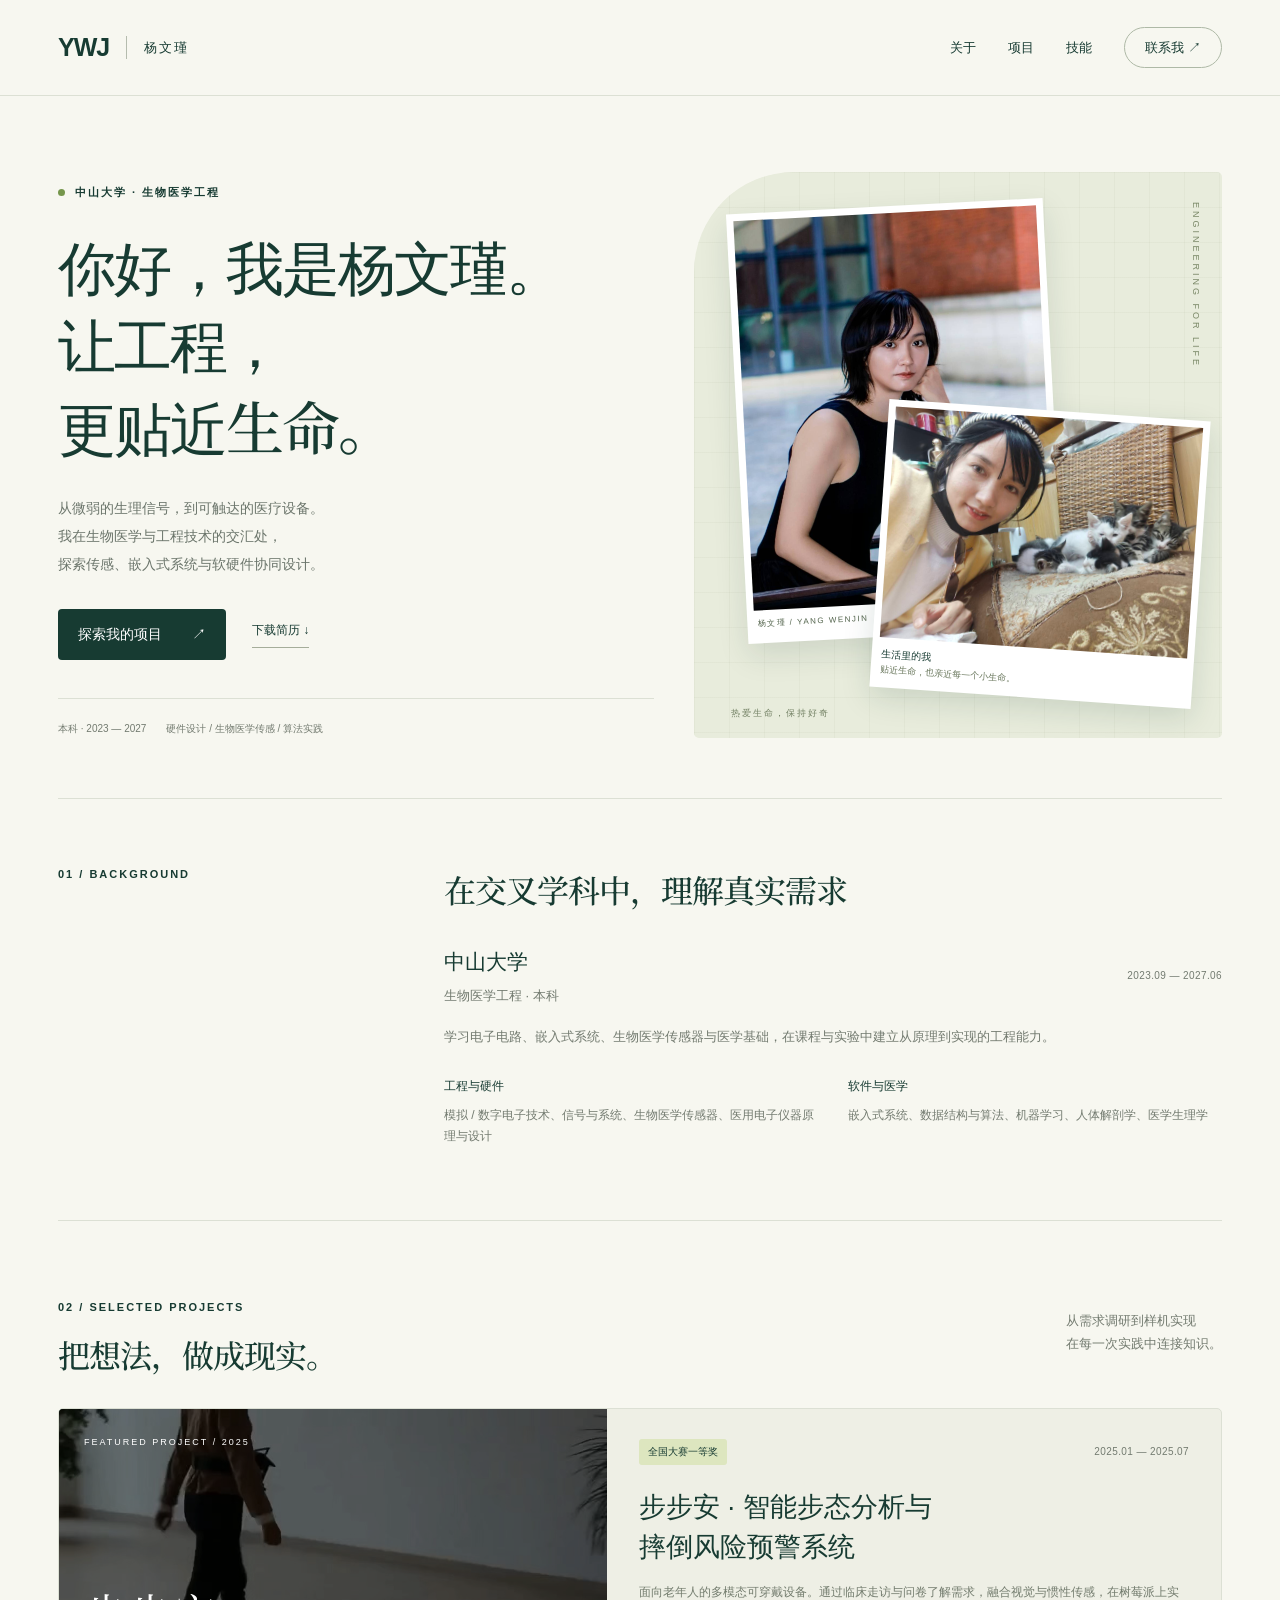
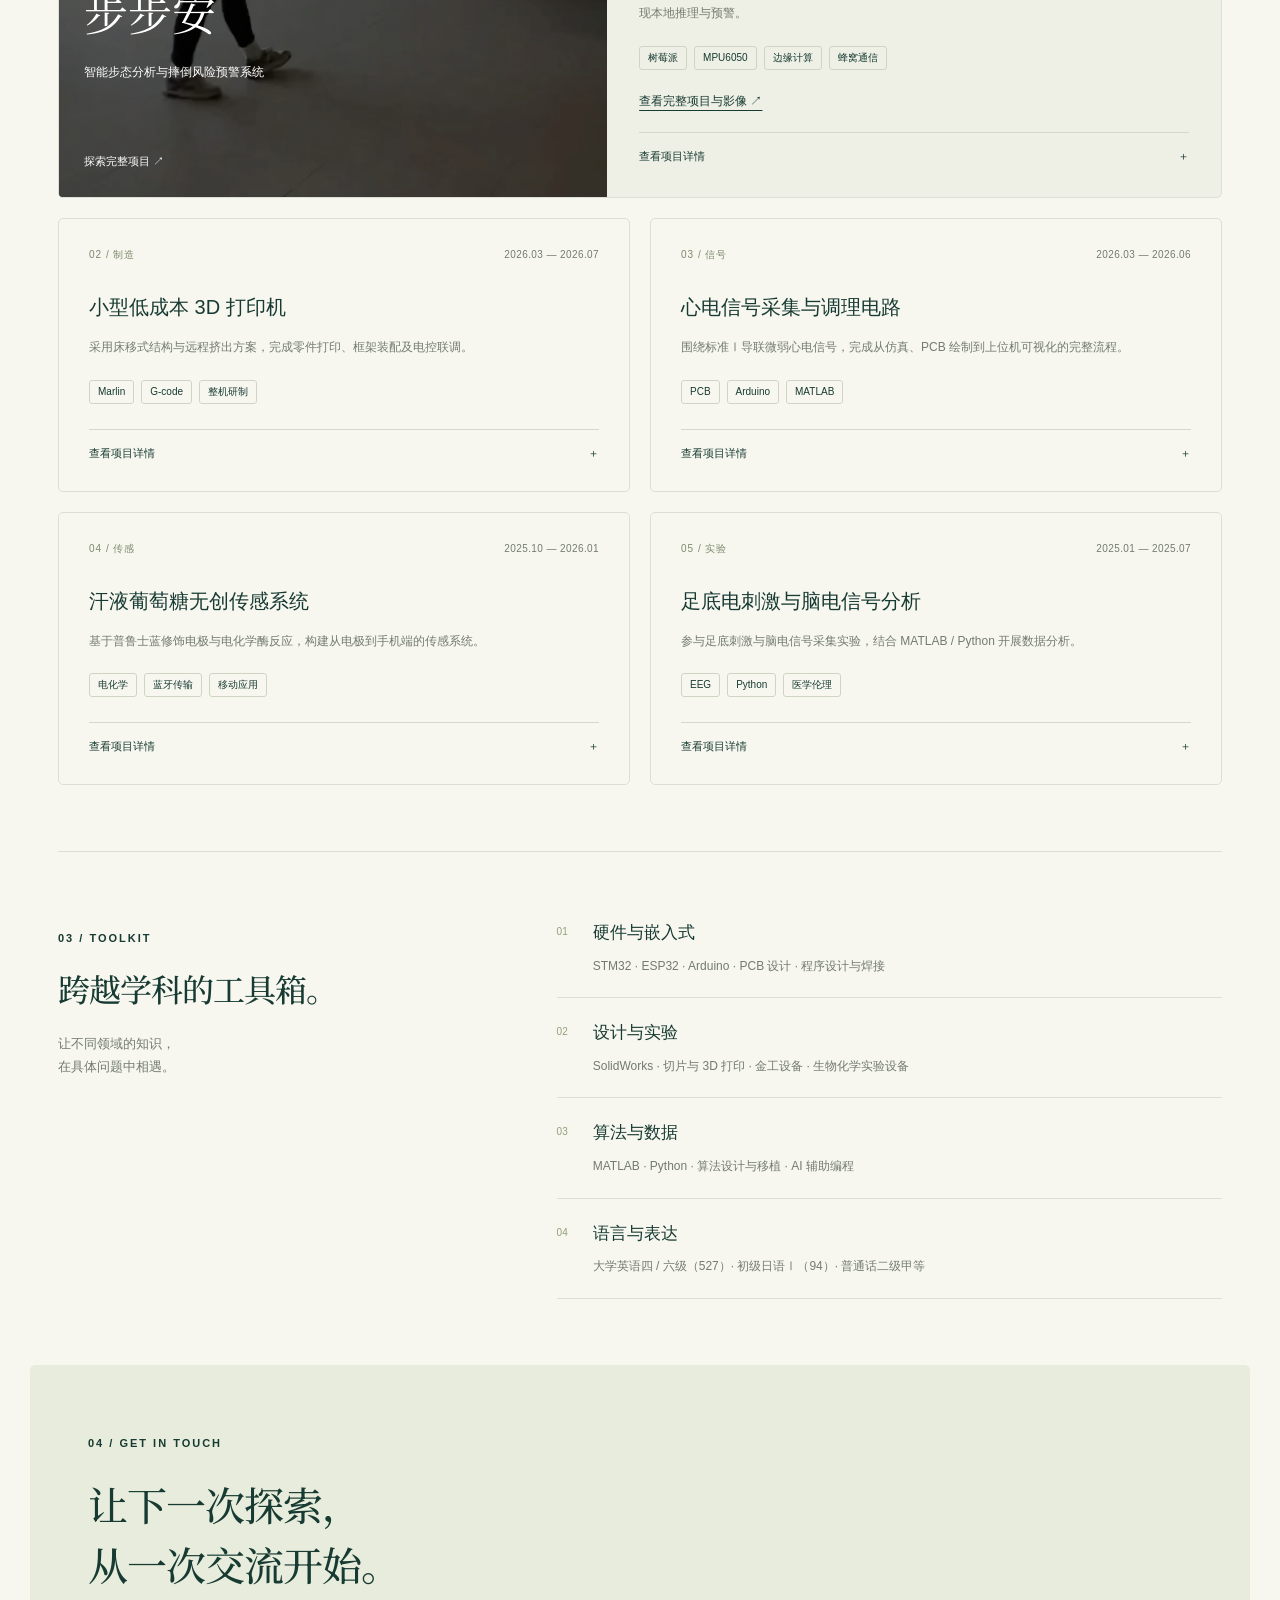
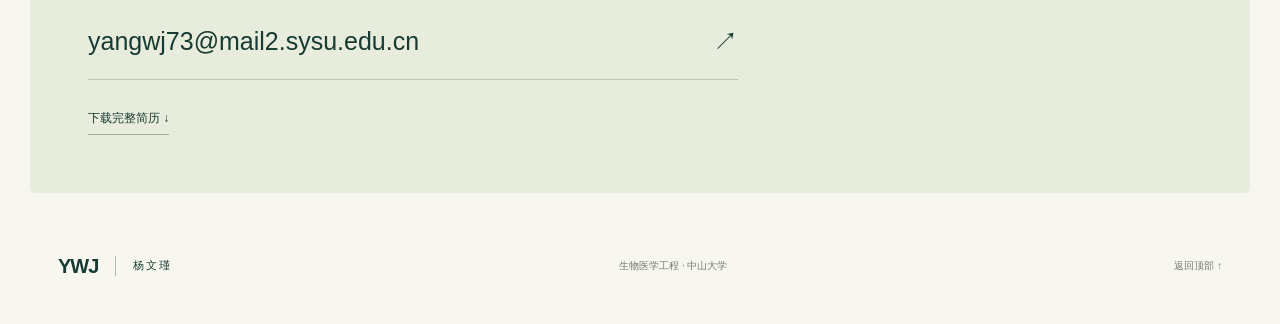
<file: index.html>
<!doctype html>
<html lang="zh-CN"><head><meta charset="UTF-8"><meta name="viewport" content="width=device-width,initial-scale=1"><meta name="description" content="杨文瑾，中山大学生物医学工程本科生。探索医疗健康场景中的传感、嵌入式系统与软硬件设计。"><title>杨文瑾 | 生物医学工程</title><link rel="stylesheet" href="style.css"></head>
<body><header><a class="brand" href="#">YWJ<span>杨文瑾</span></a><nav aria-label="主导航"><a href="#about">关于</a><a href="#projects">项目</a><a href="#skills">技能</a><a class="nav-contact" href="#contact">联系我 ↗</a></nav></header>
<main><section class="hero" id="about"><div class="hero-copy"><p class="eyebrow"><span></span> 中山大学 · 生物医学工程</p><h1>你好，我是杨文瑾。<br>让工程，<br>更贴近<span class="serif">生命。</span></h1><p class="intro">从微弱的生理信号，到可触达的医疗设备。<br>我在生物医学与工程技术的交汇处，<br>探索传感、嵌入式系统与软硬件协同设计。</p><div class="actions"><a class="button" href="#projects">探索我的项目 <span>↗</span></a><a class="text-link" href="resume.pdf" download="杨文瑾-个人简历.pdf">下载简历 ↓</a></div><div class="hero-meta"><span>本科 · 2023 — 2027</span><span>硬件设计 / 生物医学传感 / 算法实践</span></div></div><div class="hero-art photo-story"><div class="art-grid"></div><span class="art-label">ENGINEERING FOR LIFE</span><figure class="formal-photo"><img src="portrait-formal.jpg" alt="杨文瑾的个人肖像"><figcaption>杨文瑾 / YANG WENJIN</figcaption></figure><figure class="life-photo"><img src="life-with-cats.jpg" alt="杨文瑾与几只依偎在一起的猫咪自拍"><figcaption><span>生活里的我</span>贴近生命，也亲近每一个小生命。</figcaption></figure><span class="photo-note">热爱生命，保持好奇</span></div></section>
<section class="education section"><div class="section-label">01 / BACKGROUND</div><div><h2>在交叉学科中，理解真实需求</h2><div class="education-row"><div><h3>中山大学</h3><p>生物医学工程 · 本科</p></div><span class="date">2023.09 — 2027.06</span></div><p class="muted">学习电子电路、嵌入式系统、生物医学传感器与医学基础，在课程与实验中建立从原理到实现的工程能力。</p><div class="course-grid"><div><span>工程与硬件</span><p>模拟 / 数字电子技术、信号与系统、生物医学传感器、医用电子仪器原理与设计</p></div><div><span>软件与医学</span><p>嵌入式系统、数据结构与算法、机器学习、人体解剖学、医学生理学</p></div></div></div></section>
<section class="projects section" id="projects"><div class="section-heading"><div><p class="section-label">02 / SELECTED PROJECTS</p><h2>把想法，做成现实。</h2></div><p class="muted">从需求调研到样机实现<br>在每一次实践中连接知识。</p></div><article class="featured"><a class="project-visual bubuan-cover" href="bubuan.html" aria-label="查看步步安完整项目"><img src="walking-demo.jpg" alt="步步安项目室内步态测试演示"><span class="cover-kicker">FEATURED PROJECT / 2025</span><span class="cover-title">步步安<span>智能步态分析与摔倒风险预警系统</span></span><span class="cover-action">探索完整项目 ↗</span></a><div class="featured-copy"><div class="project-top"><span class="award">全国大赛一等奖</span><span class="date">2025.01 — 2025.07</span></div><h3>步步安 · 智能步态分析与<br>摔倒风险预警系统</h3><p>面向老年人的多模态可穿戴设备。通过临床走访与问卷了解需求，融合视觉与惯性传感，在树莓派上实现本地推理与预警。</p><div class="tags"><span>树莓派</span><span>MPU6050</span><span>边缘计算</span><span>蜂窝通信</span></div><a class="case-link" href="bubuan.html">查看完整项目与影像 ↗</a><details><summary>查看项目详情 <span>＋</span></summary><ul><li>集成 USB 摄像头与惯性测量单元，完成样机制造和算法移植。</li><li>推理无需依赖 Wi-Fi、蓝牙或云服务器；跌倒触发短信 / 电话告警，障碍物通过语音播报。</li><li>获第十届全国生物医学工程创新创业大赛一等奖。</li></ul></details></div></article><div class="project-grid">
<article class="project-card"><div class="project-top"><span class="project-number">02 / 制造</span><span class="date">2026.03 — 2026.07</span></div><h3>小型低成本 3D 打印机</h3><p>采用床移式结构与远程挤出方案，完成零件打印、框架装配及电控联调。</p><div class="tags"><span>Marlin</span><span>G-code</span><span>整机研制</span></div><details><summary>查看项目详情 <span>＋</span></summary><p>配置 Marlin 固件、计算运动参数，通过 G-code 命令完成三轴分轴运动测试。</p></details></article>
<article class="project-card"><div class="project-top"><span class="project-number">03 / 信号</span><span class="date">2026.03 — 2026.06</span></div><h3>心电信号采集与调理电路</h3><p>围绕标准Ⅰ导联微弱心电信号，完成从仿真、PCB 绘制到上位机可视化的完整流程。</p><div class="tags"><span>PCB</span><span>Arduino</span><span>MATLAB</span></div><details><summary>查看项目详情 <span>＋</span></summary><p>采用前置放大、带通滤波、50 Hz 陷波、二级放大与电压抬升结构，经分块焊接调试与联调，实现信号提取和调理。</p></details></article>
<article class="project-card"><div class="project-top"><span class="project-number">04 / 传感</span><span class="date">2025.10 — 2026.01</span></div><h3>汗液葡萄糖无创传感系统</h3><p>基于普鲁士蓝修饰电极与电化学酶反应，构建从电极到手机端的传感系统。</p><div class="tags"><span>电化学</span><span>蓝牙传输</span><span>移动应用</span></div><details><summary>查看项目详情 <span>＋</span></summary><p>独立完成传感电极制备、信号放大与滤波电路、数据采集与蓝牙模块焊接，以及手机 App 编程。</p></details></article>
<article class="project-card"><div class="project-top"><span class="project-number">05 / 实验</span><span class="date">2025.01 — 2025.07</span></div><h3>足底电刺激与脑电信号分析</h3><p>参与足底刺激与脑电信号采集实验，结合 MATLAB / Python 开展数据分析。</p><div class="tags"><span>EEG</span><span>Python</span><span>医学伦理</span></div><details><summary>查看项目详情 <span>＋</span></summary><p>完成脑电信号采集与分析，负责足底电刺激项目的医学伦理审查，熟悉伦理申请流程。</p></details></article></div></section>
<section class="skills section" id="skills"><div><p class="section-label">03 / TOOLKIT</p><h2>跨越学科的工具箱。</h2><p class="muted">让不同领域的知识，<br>在具体问题中相遇。</p></div><div class="skill-list"><div><span class="skill-index">01</span><div><h3>硬件与嵌入式</h3><p>STM32 · ESP32 · Arduino · PCB 设计 · 程序设计与焊接</p></div></div><div><span class="skill-index">02</span><div><h3>设计与实验</h3><p>SolidWorks · 切片与 3D 打印 · 金工设备 · 生物化学实验设备</p></div></div><div><span class="skill-index">03</span><div><h3>算法与数据</h3><p>MATLAB · Python · 算法设计与移植 · AI 辅助编程</p></div></div><div><span class="skill-index">04</span><div><h3>语言与表达</h3><p>大学英语四 / 六级（527）· 初级日语Ⅰ（94）· 普通话二级甲等</p></div></div></div></section>
<section class="contact" id="contact"><p class="section-label">04 / GET IN TOUCH</p><h2>让下一次探索，<br>从一次交流开始。</h2><a class="email" href="mailto:yangwj73@mail2.sysu.edu.cn">yangwj73@mail2.sysu.edu.cn <span>↗</span></a><a class="text-link" href="resume.pdf" download="杨文瑾-个人简历.pdf">下载完整简历 ↓</a></section></main><footer><a class="brand" href="#">YWJ<span>杨文瑾</span></a><span>生物医学工程 · 中山大学</span><a href="#">返回顶部 ↑</a></footer></body></html>
</file>
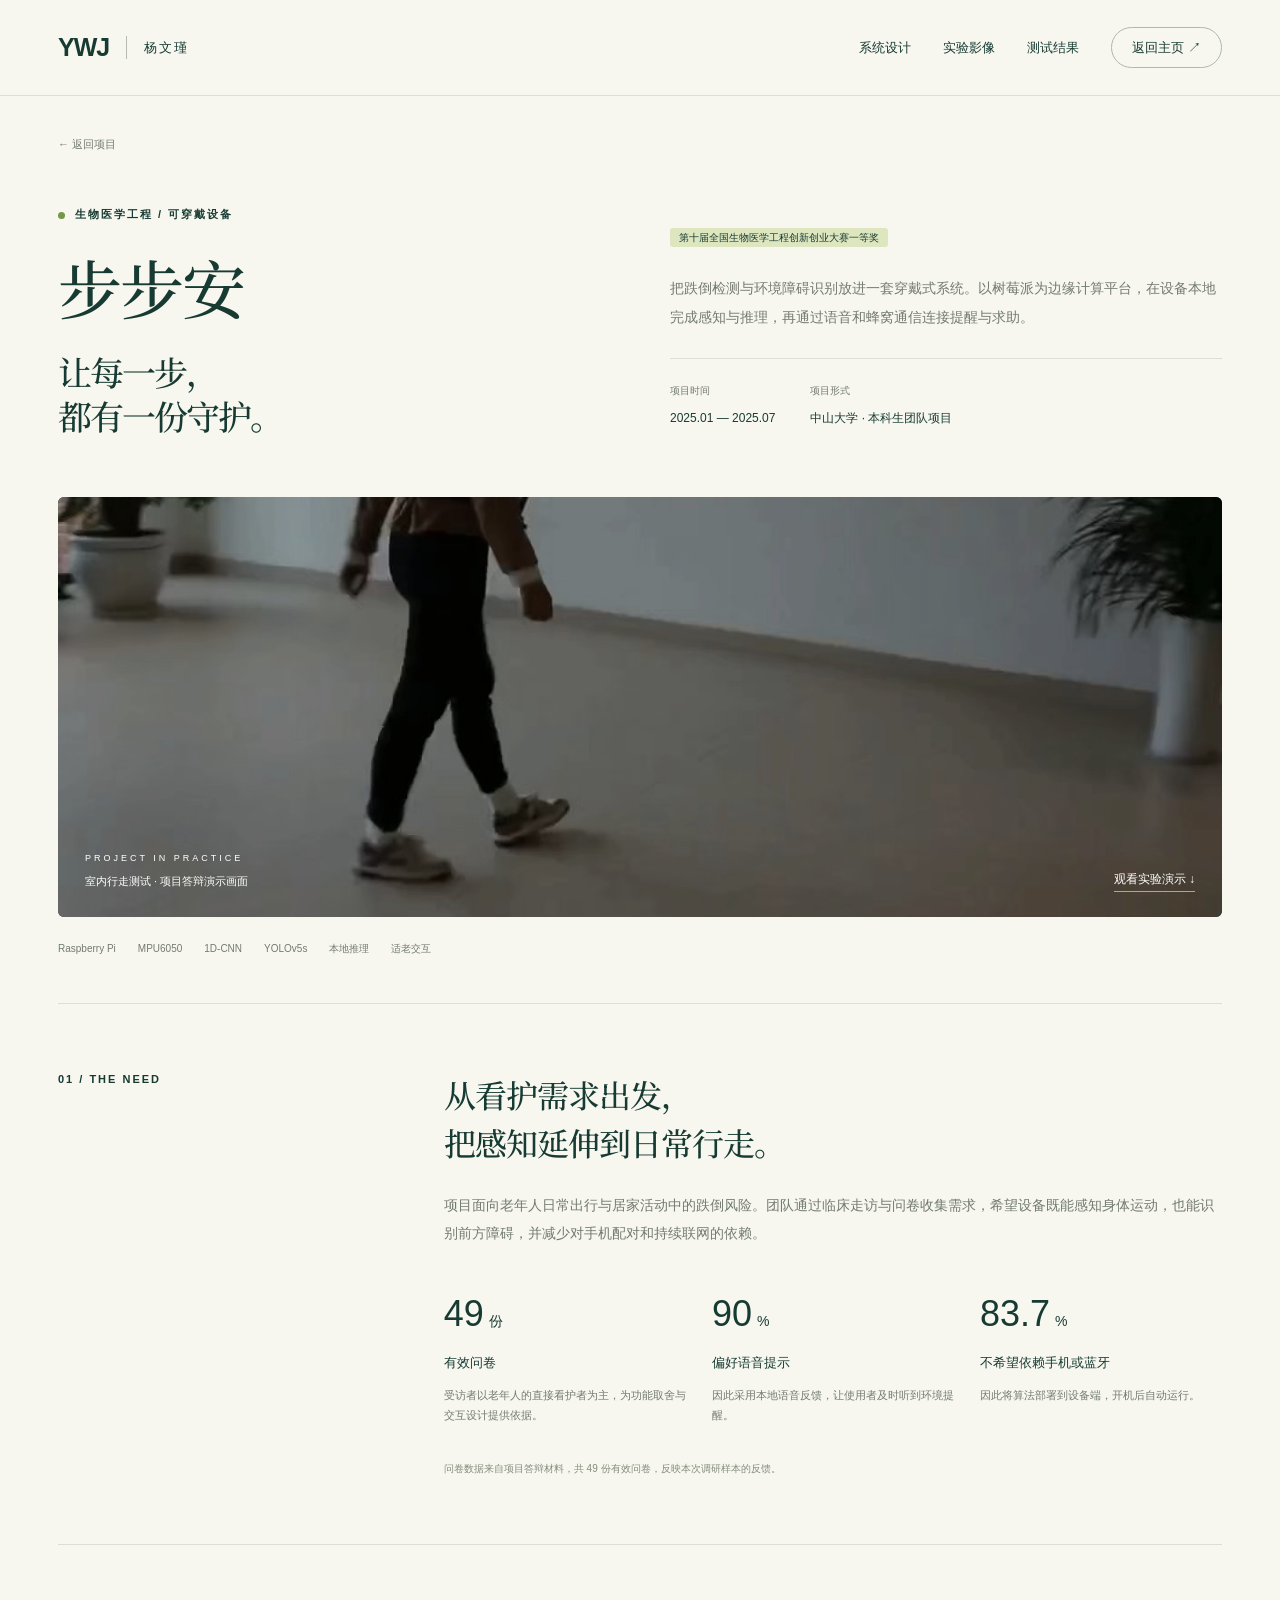
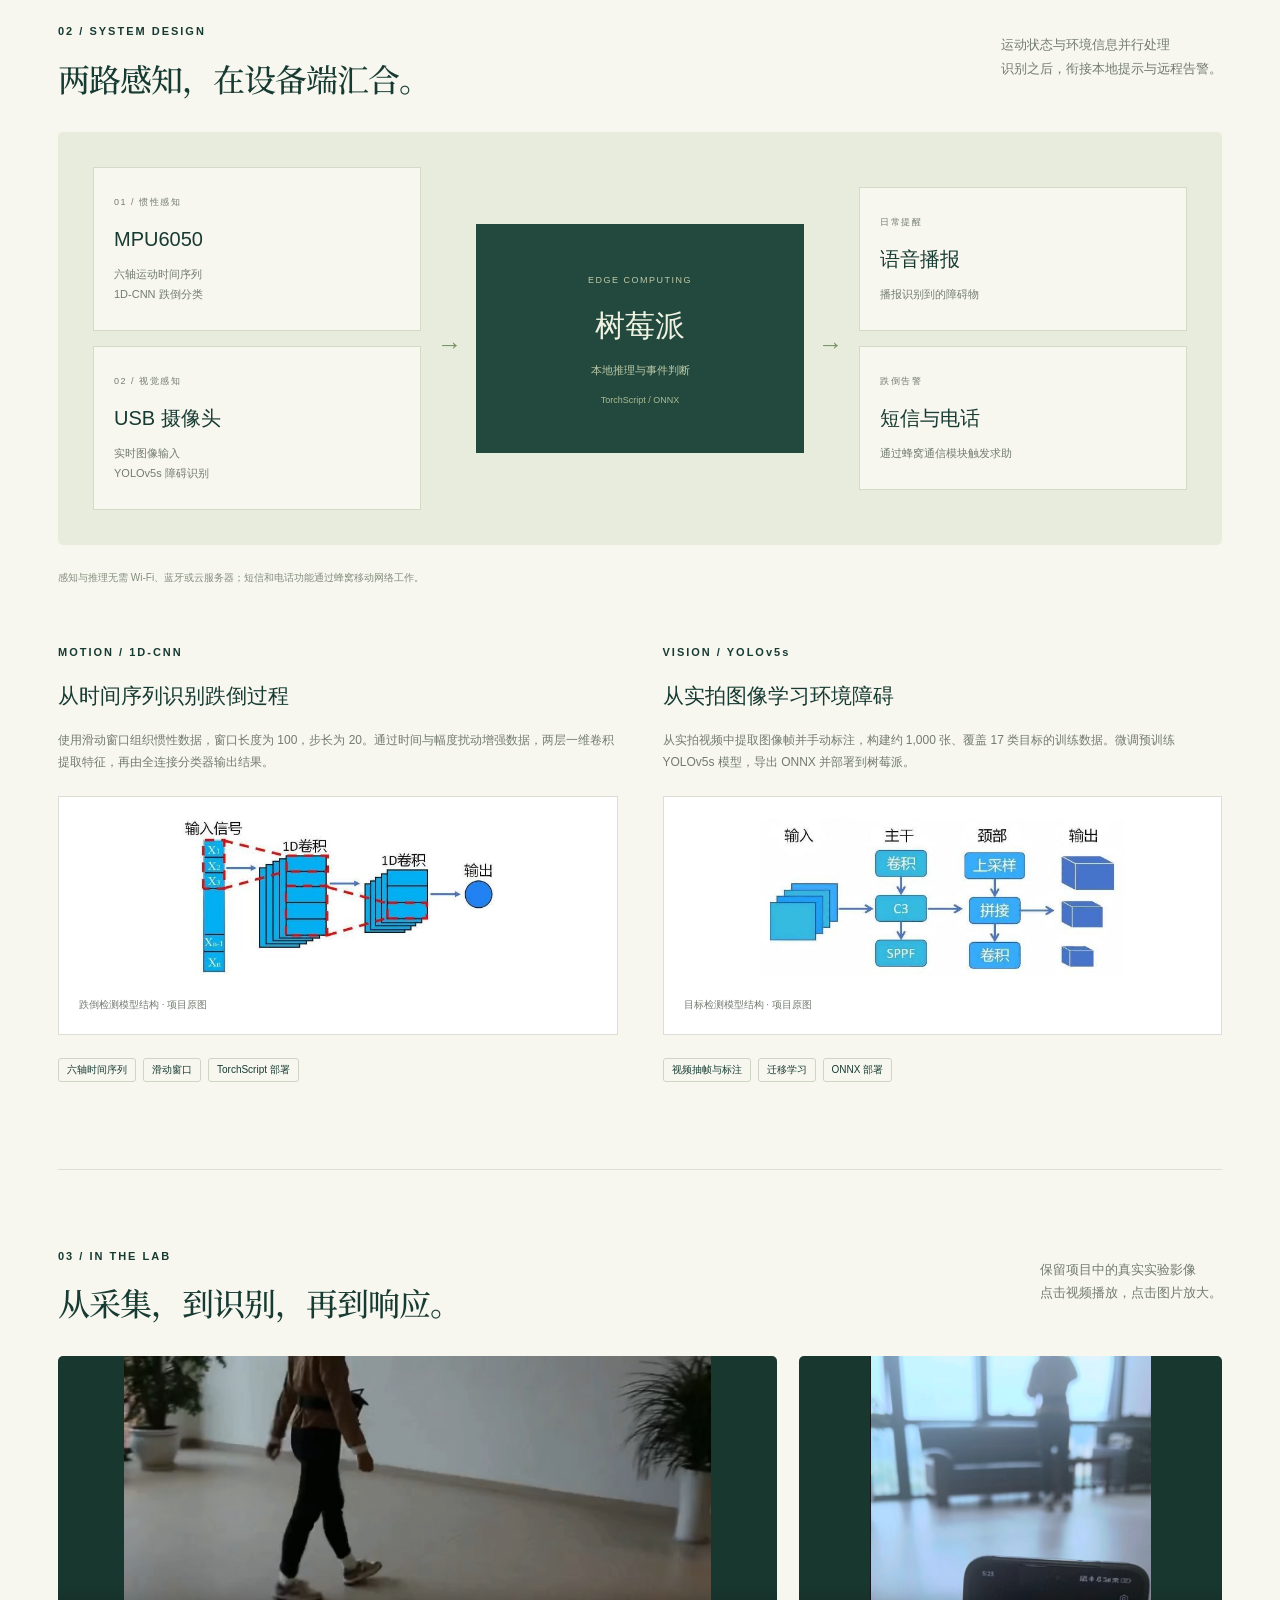
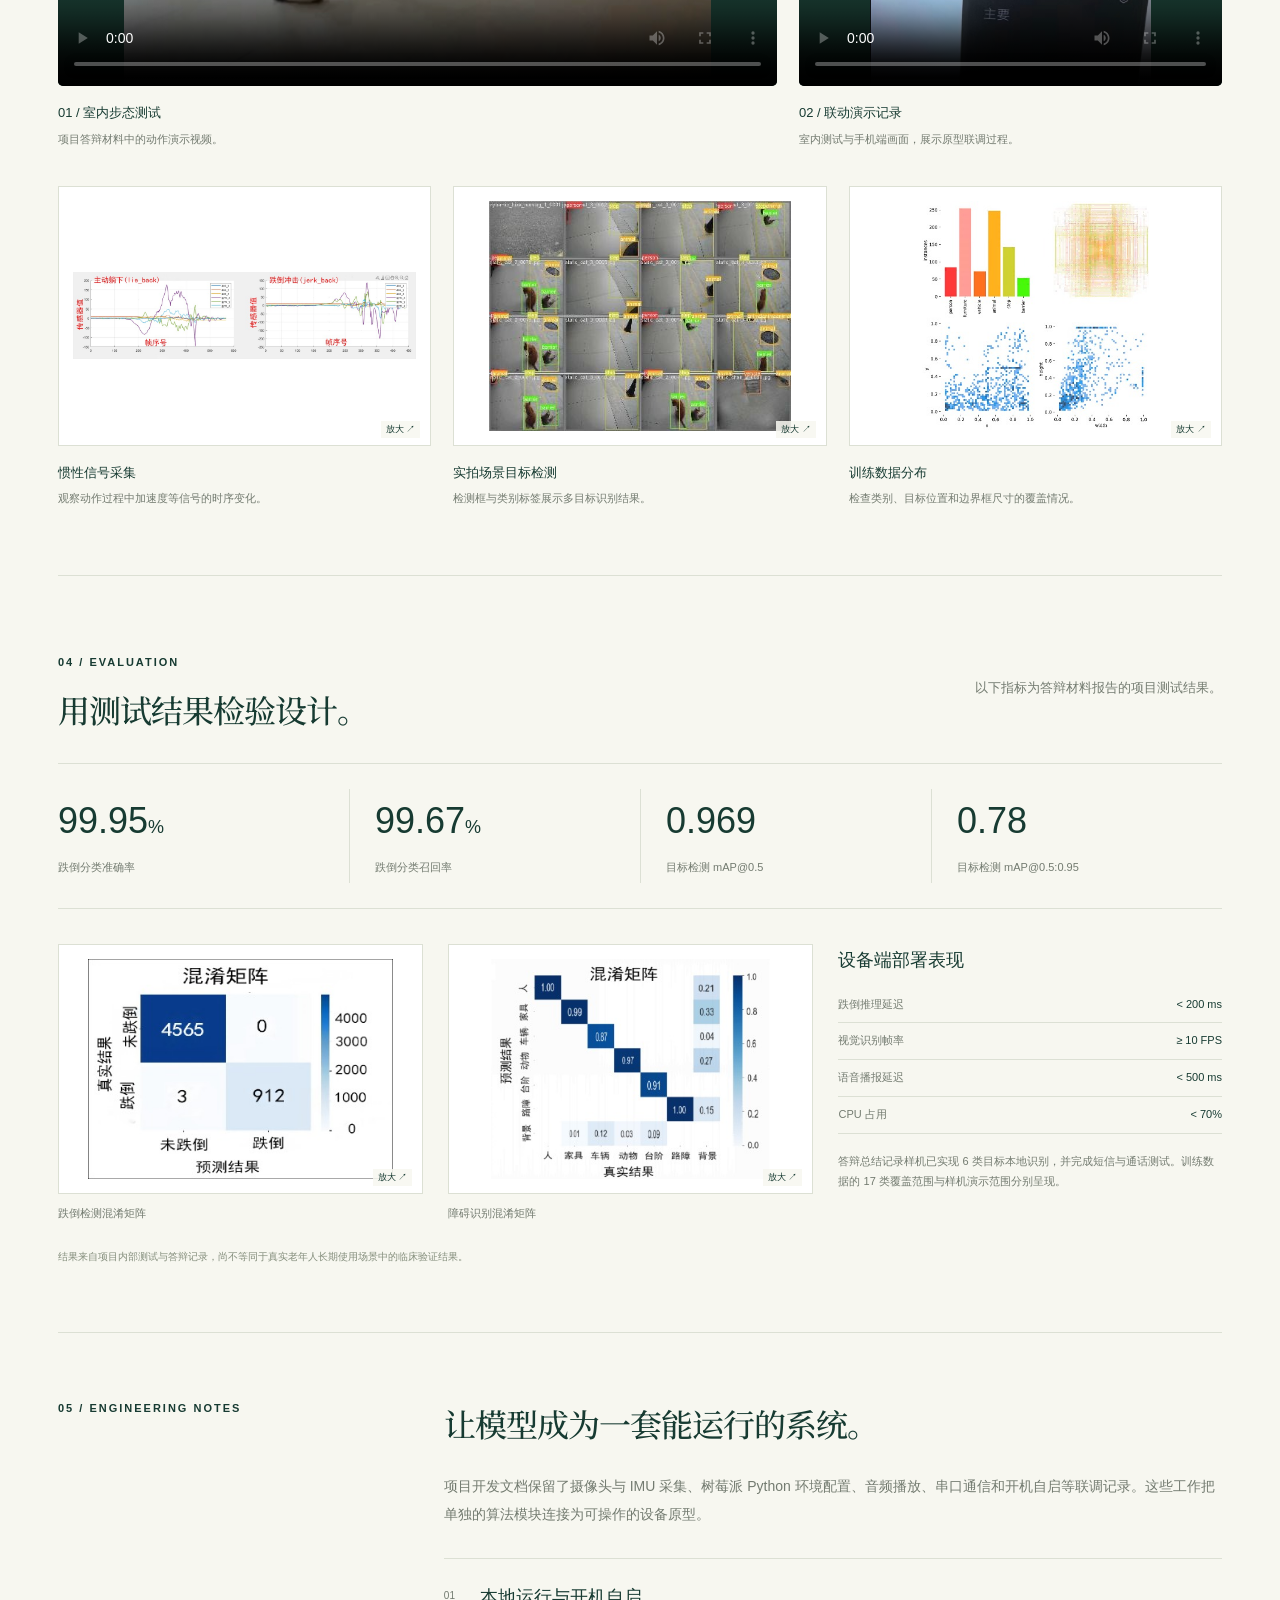
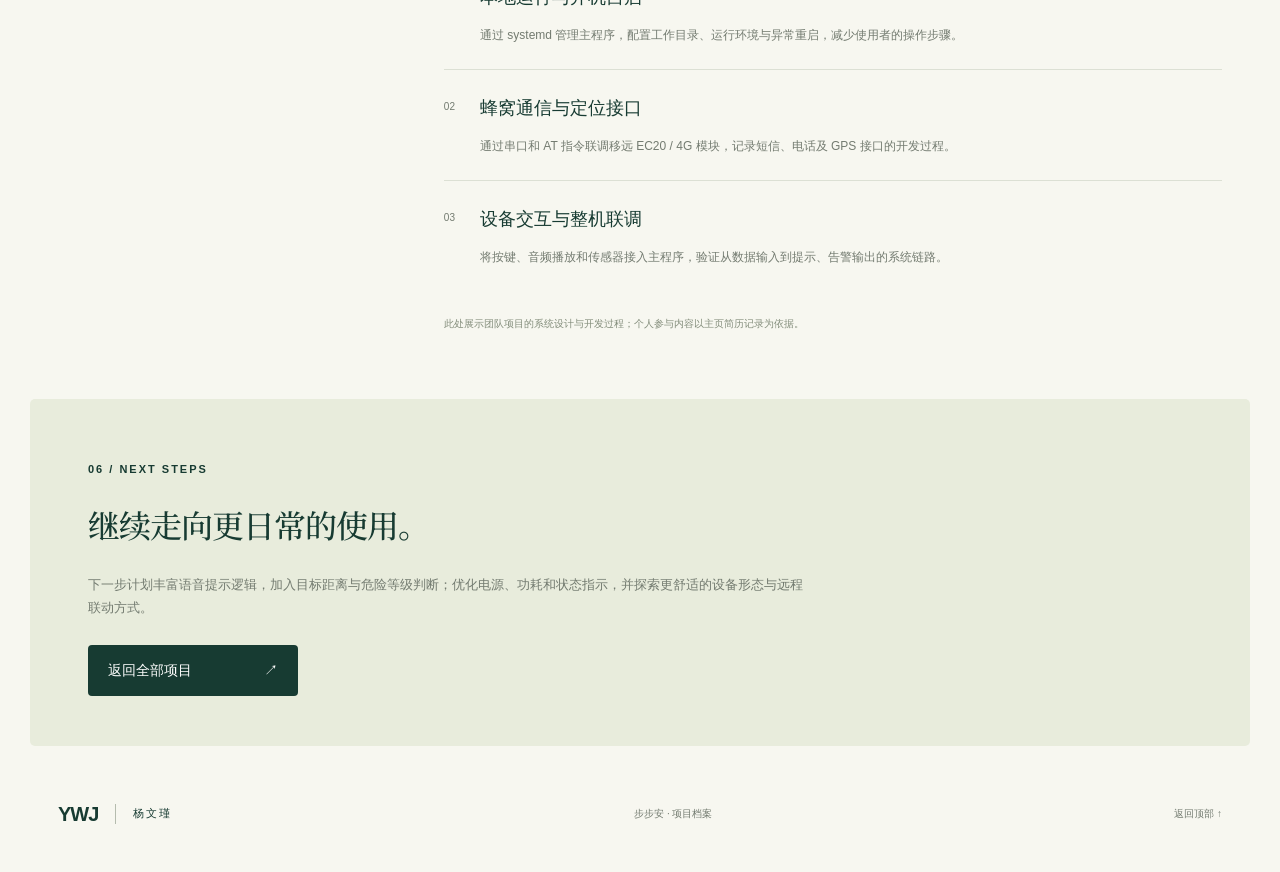
<file: bubuan.html>
<!doctype html>
<html lang="zh-CN"><head><meta charset="UTF-8"><meta name="viewport" content="width=device-width,initial-scale=1"><title>步步安 | 杨文瑾的项目</title><meta name="description" content="步步安：结合惯性传感与视觉识别的可穿戴跌倒检测与障碍预警项目，展示系统设计、实验影像和模型测试结果。"><link rel="stylesheet" href="style.css"><link rel="stylesheet" href="bubuan.css"></head><body>
<header><a class="brand" href="index.html">YWJ<span>杨文瑾</span></a><nav aria-label="项目导航"><a href="#system">系统设计</a><a href="#gallery">实验影像</a><a href="#results">测试结果</a><a class="nav-contact" href="index.html#projects">返回主页 ↗</a></nav></header>
<main><section class="case-hero"><a class="back-link" href="index.html#projects">← 返回项目</a><div class="case-intro"><div><p class="eyebrow"><span></span> 生物医学工程 / 可穿戴设备</p><h1>步步安<span>让每一步，<br>都有一份守护。</span></h1></div><div class="case-summary"><span class="award">第十届全国生物医学工程创新创业大赛一等奖</span><p>把跌倒检测与环境障碍识别放进一套穿戴式系统。以树莓派为边缘计算平台，在设备本地完成感知与推理，再通过语音和蜂窝通信连接提醒与求助。</p><div class="case-facts"><span>项目时间<strong>2025.01 — 2025.07</strong></span><span>项目形式<strong>中山大学 · 本科生团队项目</strong></span></div></div></div><figure class="hero-media"><img src="walking-demo.jpg" alt="步步安项目室内行走测试画面"><figcaption><span>PROJECT IN PRACTICE</span>室内行走测试 · 项目答辩演示画面</figcaption><a href="#gallery">观看实验演示 ↓</a></figure><div class="case-tags"><span>Raspberry Pi</span><span>MPU6050</span><span>1D-CNN</span><span>YOLOv5s</span><span>本地推理</span><span>适老交互</span></div></section>
<section class="section case-section"><div class="section-label">01 / THE NEED</div><div><h2>从看护需求出发，<br>把感知延伸到日常行走。</h2><p class="body-copy">项目面向老年人日常出行与居家活动中的跌倒风险。团队通过临床走访与问卷收集需求，希望设备既能感知身体运动，也能识别前方障碍，并减少对手机配对和持续联网的依赖。</p><div class="need-grid"><article><strong>49<span>份</span></strong><h3>有效问卷</h3><p>受访者以老年人的直接看护者为主，为功能取舍与交互设计提供依据。</p></article><article><strong>90<span>%</span></strong><h3>偏好语音提示</h3><p>因此采用本地语音反馈，让使用者及时听到环境提醒。</p></article><article><strong>83.7<span>%</span></strong><h3>不希望依赖手机或蓝牙</h3><p>因此将算法部署到设备端，开机后自动运行。</p></article></div><p class="source-note">问卷数据来自项目答辩材料，共 49 份有效问卷，反映本次调研样本的反馈。</p></div></section>
<section class="section" id="system"><div class="section-heading"><div><p class="section-label">02 / SYSTEM DESIGN</p><h2>两路感知，在设备端汇合。</h2></div><p class="muted">运动状态与环境信息并行处理<br>识别之后，衔接本地提示与远程告警。</p></div><div class="system-flow"><div class="flow-input"><article><span>01 / 惯性感知</span><h3>MPU6050</h3><p>六轴运动时间序列<br>1D-CNN 跌倒分类</p></article><article><span>02 / 视觉感知</span><h3>USB 摄像头</h3><p>实时图像输入<br>YOLOv5s 障碍识别</p></article></div><div class="flow-core"><span>EDGE COMPUTING</span><h3>树莓派</h3><p>本地推理与事件判断</p><small>TorchScript / ONNX</small></div><div class="flow-output"><article><span>日常提醒</span><h3>语音播报</h3><p>播报识别到的障碍物</p></article><article><span>跌倒告警</span><h3>短信与电话</h3><p>通过蜂窝通信模块触发求助</p></article></div></div><p class="source-note">感知与推理无需 Wi-Fi、蓝牙或云服务器；短信和电话功能通过蜂窝移动网络工作。</p><div class="technical-grid"><article><p class="section-label">MOTION / 1D-CNN</p><h3>从时间序列识别跌倒过程</h3><p>使用滑动窗口组织惯性数据，窗口长度为 100，步长为 20。通过时间与幅度扰动增强数据，两层一维卷积提取特征，再由全连接分类器输出结果。</p><figure class="technical-image"><img src="cnn.jpg" alt="由两层一维卷积与输出分类器组成的跌倒检测模型结构" loading="lazy"><figcaption>跌倒检测模型结构 · 项目原图</figcaption></figure><div class="tags"><span>六轴时间序列</span><span>滑动窗口</span><span>TorchScript 部署</span></div></article><article><p class="section-label">VISION / YOLOv5s</p><h3>从实拍图像学习环境障碍</h3><p>从实拍视频中提取图像帧并手动标注，构建约 1,000 张、覆盖 17 类目标的训练数据。微调预训练 YOLOv5s 模型，导出 ONNX 并部署到树莓派。</p><figure class="technical-image"><img src="yolo.jpg" alt="YOLO 模型由输入、主干、颈部和输出构成的结构示意图" loading="lazy"><figcaption>目标检测模型结构 · 项目原图</figcaption></figure><div class="tags"><span>视频抽帧与标注</span><span>迁移学习</span><span>ONNX 部署</span></div></article></div></section>
<section class="section" id="gallery"><div class="section-heading"><div><p class="section-label">03 / IN THE LAB</p><h2>从采集，到识别，再到响应。</h2></div><p class="muted">保留项目中的真实实验影像<br>点击视频播放，点击图片放大。</p></div><div class="demo-grid"><figure><video controls preload="metadata" playsinline poster="walking-demo.jpg"><source src="walking-demo.mp4" type="video/mp4">当前浏览器不支持视频播放。</video><figcaption><strong>01 / 室内步态测试</strong><span>项目答辩材料中的动作演示视频。</span></figcaption></figure><figure><video controls preload="metadata" playsinline poster="alert-demo.jpg"><source src="alert-demo.mp4" type="video/mp4">当前浏览器不支持视频播放。</video><figcaption><strong>02 / 联动演示记录</strong><span>室内测试与手机端画面，展示原型联调过程。</span></figcaption></figure></div><div class="image-gallery"><figure><button class="zoom-image" data-full="imu-signals.jpg" aria-label="放大惯性信号波形图"><img src="imu-signals.jpg" alt="跌倒动作采集过程中的多轴惯性信号波形" loading="lazy"><span>放大 ↗</span></button><figcaption><strong>惯性信号采集</strong><span>观察动作过程中加速度等信号的时序变化。</span></figcaption></figure><figure><button class="zoom-image" data-full="detection.jpg" aria-label="放大目标识别结果"><img src="detection.jpg" alt="多张实拍画面中显示目标类别和检测框的识别结果" loading="lazy"><span>放大 ↗</span></button><figcaption><strong>实拍场景目标检测</strong><span>检测框与类别标签展示多目标识别结果。</span></figcaption></figure><figure><button class="zoom-image" data-full="dataset.jpg" aria-label="放大目标检测数据分布图"><img src="dataset.jpg" alt="目标检测训练数据的类别数量、位置和目标框尺寸分布图" loading="lazy"><span>放大 ↗</span></button><figcaption><strong>训练数据分布</strong><span>检查类别、目标位置和边界框尺寸的覆盖情况。</span></figcaption></figure></div></section>
<section class="section" id="results"><div class="section-heading"><div><p class="section-label">04 / EVALUATION</p><h2>用测试结果检验设计。</h2></div><p class="muted">以下指标为答辩材料报告的项目测试结果。</p></div><div class="metrics"><div><strong>99.95<span>%</span></strong><p>跌倒分类准确率</p></div><div><strong>99.67<span>%</span></strong><p>跌倒分类召回率</p></div><div><strong>0.969</strong><p>目标检测 mAP@0.5</p></div><div><strong>0.78</strong><p>目标检测 mAP@0.5:0.95</p></div></div><div class="result-gallery"><figure><button class="zoom-image" data-full="fall-matrix.jpg" aria-label="放大跌倒检测混淆矩阵"><img src="fall-matrix.jpg" alt="跌倒分类混淆矩阵：未跌倒正确4565例、跌倒正确912例、漏检3例" loading="lazy"><span>放大 ↗</span></button><figcaption>跌倒检测混淆矩阵</figcaption></figure><figure><button class="zoom-image" data-full="object-matrix.jpg" aria-label="放大障碍识别混淆矩阵"><img src="object-matrix.jpg" alt="障碍物类别识别的归一化混淆矩阵" loading="lazy"><span>放大 ↗</span></button><figcaption>障碍识别混淆矩阵</figcaption></figure><div class="deployment-results"><h3>设备端部署表现</h3><dl><div><dt>跌倒推理延迟</dt><dd>&lt; 200 ms</dd></div><div><dt>视觉识别帧率</dt><dd>≥ 10 FPS</dd></div><div><dt>语音播报延迟</dt><dd>&lt; 500 ms</dd></div><div><dt>CPU 占用</dt><dd>&lt; 70%</dd></div></dl><p>答辩总结记录样机已实现 6 类目标本地识别，并完成短信与通话测试。训练数据的 17 类覆盖范围与样机演示范围分别呈现。</p></div></div><p class="source-note">结果来自项目内部测试与答辩记录，尚不等同于真实老年人长期使用场景中的临床验证结果。</p></section>
<section class="section case-section"><div class="section-label">05 / ENGINEERING NOTES</div><div><h2>让模型成为一套能运行的系统。</h2><p class="body-copy">项目开发文档保留了摄像头与 IMU 采集、树莓派 Python 环境配置、音频播放、串口通信和开机自启等联调记录。这些工作把单独的算法模块连接为可操作的设备原型。</p><div class="engineering-list"><article><span>01</span><div><h3>本地运行与开机自启</h3><p>通过 systemd 管理主程序，配置工作目录、运行环境与异常重启，减少使用者的操作步骤。</p></div></article><article><span>02</span><div><h3>蜂窝通信与定位接口</h3><p>通过串口和 AT 指令联调移远 EC20 / 4G 模块，记录短信、电话及 GPS 接口的开发过程。</p></div></article><article><span>03</span><div><h3>设备交互与整机联调</h3><p>将按键、音频播放和传感器接入主程序，验证从数据输入到提示、告警输出的系统链路。</p></div></article></div><p class="source-note">此处展示团队项目的系统设计与开发过程；个人参与内容以主页简历记录为依据。</p></div></section>
<section class="case-next"><p class="section-label">06 / NEXT STEPS</p><h2>继续走向更日常的使用。</h2><p>下一步计划丰富语音提示逻辑，加入目标距离与危险等级判断；优化电源、功耗和状态指示，并探索更舒适的设备形态与远程联动方式。</p><a class="button" href="index.html#projects">返回全部项目 <span>↗</span></a></section></main><footer><a class="brand" href="index.html">YWJ<span>杨文瑾</span></a><span>步步安 · 项目档案</span><a href="#">返回顶部 ↑</a></footer>
<dialog id="image-viewer"><button class="close-viewer" aria-label="关闭大图">关闭 ×</button><img alt=""><p></p></dialog><script src="bubuan.js"></script></body></html>
</file>
<file: style.css>
@import url('https://fonts.googleapis.com/css2?family=Noto+Serif+SC:wght@500;600&display=swap');
:root{--bg:#f7f7f0;--ink:#173b32;--muted:#737b70;--line:#dce0d4;--accent:#dce8ba}*{box-sizing:border-box}html{scroll-behavior:smooth;scroll-padding-top:90px}body{margin:0;background:var(--bg);color:var(--ink);font-family:Arial,"Microsoft YaHei",sans-serif;font-size:14px;line-height:1.8}a{color:inherit;text-decoration:none}header,main,footer{max-width:1320px;margin:auto}header{height:96px;display:flex;align-items:center;justify-content:space-between;padding:0 58px;border-bottom:1px solid var(--line)}.brand{font-size:25px;font-weight:700;letter-spacing:-1px;display:flex;align-items:center;gap:17px}.brand span{font-size:13px;letter-spacing:2px;font-weight:400;border-left:1px solid #b5bcae;padding-left:17px}nav{display:flex;align-items:center;gap:32px;font-size:13px}.nav-contact{border:1px solid #aeb9a6;border-radius:30px;padding:8px 20px}a:hover{opacity:.7}a:focus-visible,summary:focus-visible{outline:2px solid #638847;outline-offset:6px}.hero{display:grid;grid-template-columns:1.13fr 1fr;padding:76px 58px 60px;gap:40px}.eyebrow,.section-label{font-size:11px;letter-spacing:2px;font-weight:600}.eyebrow{display:flex;align-items:center;gap:10px}.eyebrow span{width:7px;height:7px;background:#75964b;border-radius:50%}h1{font-size:58px;line-height:1.35;letter-spacing:-2px;font-weight:500;margin:27px 0 24px}.serif{font-family:'Noto Serif SC',serif;font-weight:500}.intro{color:#6b756b;font-size:14px;line-height:2}.actions{display:flex;align-items:center;gap:26px;margin:31px 0 38px}.button{background:var(--ink);color:white;border-radius:4px;padding:13px 20px;display:flex;gap:30px}.text-link{font-size:12px;border-bottom:1px solid #a5ad9a;padding-bottom:5px}.hero-meta{display:flex;gap:20px;font-size:10px;color:var(--muted);border-top:1px solid var(--line);padding-top:21px}.hero-art{min-height:520px;position:relative;overflow:hidden;background:#e8ecdc;border-radius:130px 5px 5px 5px;display:flex;align-items:center;justify-content:center}.art-grid{position:absolute;inset:0;background-image:linear-gradient(#9cab8414 1px,transparent 1px),linear-gradient(90deg,#9cab8414 1px,transparent 1px);background-size:35px 35px}.art-label{position:absolute;top:40px;right:28px;writing-mode:vertical-rl;letter-spacing:3px;font-size:9px;color:#7a8867}.orbit{position:absolute;border:1px solid #afbd9880;border-radius:50%;width:330px;height:330px}.orbit-two{width:420px;height:420px;border-style:dashed}.portrait-wrap{width:200px;height:265px;z-index:1;border-radius:110px 110px 5px 5px;overflow:hidden;border:8px solid #f9f9ed;box-shadow:0 15px 50px #4554371c;transform:rotate(-4deg)}.portrait-wrap img{width:100%;height:100%;object-fit:cover}.wave{position:absolute;width:100%;bottom:70px;z-index:2;stroke:#567449;stroke-width:1.5}.art-caption{position:absolute;bottom:24px;left:25px;right:25px;display:flex;justify-content:space-between;font-size:9px;color:#657356;letter-spacing:1px}.cross{position:absolute;left:35px;top:120px;font-size:26px;color:#819567}.section{margin:0 58px;padding:66px 0;border-top:1px solid var(--line)}.education{display:grid;grid-template-columns:1fr 2.25fr;gap:40px}h2{font-family:'Noto Serif SC',serif;font-size:32px;line-height:1.5;font-weight:500;letter-spacing:-1px;margin:0 0 25px}h3{font-weight:500;margin:0;font-size:21px}.education-row{display:flex;justify-content:space-between;align-items:center;margin:30px 0 15px}.education-row p{margin:3px 0;color:var(--muted);font-size:13px}.date{font-family:Arial,sans-serif;font-size:10px;color:var(--muted);letter-spacing:.4px;white-space:nowrap}.muted{color:var(--muted);font-size:13px}.course-grid{display:grid;grid-template-columns:1fr 1fr;gap:30px;margin-top:25px}.course-grid span{font-size:12px}.course-grid p{color:var(--muted);font-size:12px;margin:6px 0}.section-heading{display:flex;justify-content:space-between;align-items:center;margin-bottom:30px}.section-heading h2{margin:12px 0 0}.featured{display:grid;grid-template-columns:1fr 1.12fr;background:#eeefe5;border:1px solid var(--line);border-radius:5px;overflow:hidden}.project-visual{background:#23483d;color:#bdd19e;display:flex;flex-direction:column;justify-content:space-between;padding:25px;min-height:350px}.diagram-title,.diagram-footer{font-size:9px;letter-spacing:2px}.diagram-footer{letter-spacing:3px;opacity:.7}.project-visual svg{width:100%}.featured-copy{padding:30px 32px}.project-top{display:flex;justify-content:space-between;align-items:center;gap:12px}.award{background:#dde6bf;font-size:10px;padding:4px 9px;border-radius:3px}.featured h3{font-size:27px;line-height:1.5;margin:22px 0 14px}.featured p,.project-card p{font-size:12px;color:#737c6e}.tags{display:flex;flex-wrap:wrap;gap:7px;margin:21px 0}.tags span{font-size:10px;border:1px solid #cfd5c4;border-radius:3px;padding:2px 8px}details{border-top:1px solid #d2d9c9;margin-top:20px}summary{cursor:pointer;list-style:none;font-size:11px;padding-top:14px;display:flex;justify-content:space-between}summary::-webkit-details-marker{display:none}details[open] summary span{transform:rotate(45deg)}details ul{padding-left:18px;font-size:12px;color:var(--muted)}.project-grid{display:grid;grid-template-columns:1fr 1fr;gap:20px;margin-top:20px}.project-card{border:1px solid var(--line);padding:27px 30px;border-radius:5px}.project-number{font-size:10px;color:#7d8a6c;letter-spacing:1px}.project-card h3{font-size:20px;margin-top:25px}.project-card .tags{margin-bottom:25px}.skills{display:grid;grid-template-columns:1fr 1.5fr;gap:55px}.skills h2{margin:15px 0 20px}.skill-list>div{display:flex;gap:25px;padding:20px 0;border-bottom:1px solid var(--line)}.skill-list>div:first-child{padding-top:0}.skill-index{font-size:10px;color:#91a078;padding-top:5px}.skill-list h3{font-size:17px}.skill-list p{font-size:12px;color:var(--muted);margin:7px 0 0}.contact{background:#e8ecdc;margin:0 30px 30px;padding:58px;border-radius:5px;position:relative}.contact h2{font-size:40px;margin:20px 0 25px}.email{font-size:25px;display:flex;justify-content:space-between;max-width:650px;border-bottom:1px solid #bfc9ad;padding-bottom:15px;margin-bottom:25px}.contact>.text-link{display:inline-block}footer{padding:25px 58px 40px;display:flex;align-items:center;justify-content:space-between;font-size:10px;color:var(--muted)}footer .brand{color:var(--ink);font-size:20px}footer .brand span{font-size:11px}@media(min-width:1500px){header,main,footer{max-width:1400px}.hero{padding-top:95px;padding-bottom:85px}h1{font-size:66px}.hero-art{min-height:570px}}@media(max-width:900px){header{padding:0 28px}.hero{padding:45px 28px;gap:25px}h1{font-size:43px}.hero-art{min-height:460px}.hero-meta{flex-direction:column;gap:5px}.section{margin:0 28px;padding:45px 0}.education{grid-template-columns:1fr;gap:15px}.skills{gap:25px}.featured-copy{padding:24px}.date{font-size:9px}.project-card{padding:23px}.contact{margin:0 20px 20px;padding:40px}footer{padding:25px 28px}}@media(max-width:620px){header{height:75px;padding:0 21px}.brand{font-size:22px;gap:10px}.brand span{font-size:11px;padding-left:10px}nav{gap:18px;font-size:11px}.nav-contact{display:none}.hero{grid-template-columns:1fr;padding:35px 21px;gap:30px}h1{font-size:43px;margin-top:23px}.intro{font-size:13px}.hero-meta{flex-direction:row;gap:12px;font-size:8px}.hero-art{min-height:380px;border-top-left-radius:100px}.portrait-wrap{width:165px;height:220px}.orbit{width:260px;height:260px}.orbit-two{width:340px;height:340px}.wave{bottom:40px}.art-caption{font-size:8px}.art-label{font-size:8px}h2{font-size:27px}.section{margin:0 21px;padding:38px 0}.course-grid{gap:20px}.section-heading{display:block}.section-heading>.muted{margin-top:15px}.featured{grid-template-columns:1fr}.project-visual{min-height:245px}.project-visual svg{max-height:170px}.featured-copy{padding:25px}.featured h3{font-size:25px}.project-grid{grid-template-columns:1fr;gap:14px;margin-top:14px}.project-card{padding:24px}.skills{grid-template-columns:1fr;gap:23px}.skill-list>div{gap:20px}.contact{margin:0 12px 15px;padding:32px 22px}.contact h2{font-size:32px}.email{font-size:17px;overflow-wrap:anywhere;gap:10px}footer{padding:20px;gap:20px;flex-wrap:wrap}footer>span{display:none}}@media(prefers-reduced-motion:reduce){html{scroll-behavior:auto}}
@media(min-width:621px) and (max-width:900px){.hero{grid-template-columns:1fr 0.85fr}h1{font-size:35px;letter-spacing:-1.5px}.hero-art{min-height:470px}.portrait-wrap{width:170px;height:230px}}
.bubuan-cover{position:relative;padding:0;min-height:350px;overflow:hidden}.bubuan-cover>img{position:absolute;inset:0;width:100%;height:100%;object-fit:cover;filter:brightness(.58)}.cover-kicker,.cover-title,.cover-action{position:relative;z-index:1;color:#fff}.cover-kicker{font-size:9px;letter-spacing:2px;padding:25px}.cover-title{padding:0 25px;font-family:'Noto Serif SC',serif;font-size:44px;margin-top:55px}.cover-title>span{display:block;font-family:Arial,'Microsoft YaHei',sans-serif;font-size:12px;margin-top:10px}.cover-action{font-size:11px;padding:25px}.case-link{display:block;font-size:12px;margin-top:20px;text-decoration:underline;text-underline-offset:5px}.hero-art.photo-story{border-radius:100px 5px 5px 5px;min-height:560px;display:block;overflow:hidden}.photo-story figure{margin:0;position:absolute;z-index:1}.formal-photo{width:60%;height:76%;left:8%;top:6%;transform:rotate(-3deg);background:#fff;padding:7px;box-shadow:0 12px 30px #183b3220}.formal-photo img{width:100%;height:calc(100% - 26px);object-fit:cover;object-position:50% 42%;display:block}.formal-photo figcaption{font-size:8px;letter-spacing:1.5px;padding:7px 3px;color:#52634b}.life-photo{width:61%;right:4%;bottom:7%;transform:rotate(4deg);background:#fff;padding:7px;box-shadow:0 10px 30px #183b3225}.life-photo img{width:100%;aspect-ratio:4/3;object-fit:cover;display:block}.life-photo figcaption{font-size:9px;line-height:1.7;padding:8px 3px 3px;color:#68765b}.life-photo figcaption span{display:block;color:var(--ink);font-size:10px}.photo-note{position:absolute;left:7%;bottom:3%;font-size:9px;letter-spacing:2px;color:#748265}.photo-story .art-label{right:18px;top:30px}@media(min-width:621px) and (max-width:900px){.hero-art.photo-story{min-height:490px}.formal-photo{width:68%;left:6%;height:70%}.life-photo{width:76%;right:3%;bottom:8%}.life-photo figcaption{font-size:8px}.photo-note{font-size:8px;letter-spacing:1px}}@media(max-width:620px){.hero-art.photo-story{min-height:530px}.formal-photo{width:58%;height:73%;left:8%}.life-photo{width:63%;right:4%;bottom:7%}.bubuan-cover{min-height:280px}.cover-title{margin-top:20px}}@media(max-width:360px){.hero-art.photo-story{min-height:460px}.life-photo{width:68%}}
</file>
<file: bubuan.css>
.case-hero{padding:35px 58px 45px}.back-link{font-size:11px;color:var(--muted)}.case-intro{display:grid;grid-template-columns:1fr 1fr;gap:60px;align-items:center;margin:38px 0}.case-intro h1{font-family:'Noto Serif SC',serif;font-size:64px;margin:20px 0;line-height:1.3}.case-intro h1>span{display:block;font-size:34px;margin-top:22px}.case-summary>p{font-size:14px;color:var(--muted);line-height:2.1;margin:25px 0}.case-facts{display:flex;gap:35px;padding-top:23px;border-top:1px solid var(--line);font-size:10px;color:var(--muted)}.case-facts strong{display:block;font-weight:400;color:var(--ink);font-size:12px;margin-top:8px}figure{margin:0}.hero-media{position:relative;height:420px;overflow:hidden;border-radius:6px;background:#23483d}.hero-media>img{width:100%;height:100%;object-fit:cover;object-position:center 45%;filter:brightness(.8)}.hero-media figcaption{position:absolute;bottom:25px;left:27px;color:white;font-size:11px}.hero-media figcaption span{display:block;letter-spacing:3px;font-size:9px;margin-bottom:6px}.hero-media>a{position:absolute;right:27px;bottom:25px;font-size:12px;color:white;border-bottom:1px solid #ffffff88}.case-tags{display:flex;gap:22px;flex-wrap:wrap;margin-top:23px;font-size:10px;color:var(--muted)}.case-section{display:grid;grid-template-columns:1fr 2.25fr;gap:40px}.body-copy{font-size:14px;color:var(--muted);line-height:2}.need-grid{display:grid;grid-template-columns:repeat(3,1fr);gap:26px;margin-top:35px}.need-grid strong{font-size:36px;font-weight:400}.need-grid strong>span{font-size:14px;margin-left:5px}.need-grid h3{font-size:13px;margin:5px 0 10px}.need-grid p{font-size:11px;color:var(--muted)}.source-note{font-size:10px;color:#838d7b;margin:23px 0 0;line-height:1.9}.system-flow{display:grid;grid-template-columns:1fr 1fr 1fr;gap:55px;padding:35px;background:#e8ecdc;border-radius:5px;align-items:center}.system-flow article{background:#f7f7f0;border:1px solid #d3dac5;padding:20px}.system-flow article+article{margin-top:15px}.system-flow article>span,.flow-core>span{font-size:9px;letter-spacing:1.5px;color:var(--muted)}.system-flow h3{font-size:20px;margin:8px 0}.system-flow p{font-size:11px;color:var(--muted);margin:5px 0}.flow-core{background:#23483d;color:#eef2e2;text-align:center;padding:42px 10px;position:relative}.flow-core:before,.flow-core:after{content:'→';position:absolute;top:43%;font-size:25px;color:#799367}.flow-core:before{left:-39px}.flow-core:after{right:-39px}.flow-core>span,.flow-core p{color:#bdcba9}.flow-core h3{font-size:30px}.flow-core small{font-size:9px;color:#a9bc93}.technical-grid{display:grid;grid-template-columns:1fr 1fr;gap:45px;margin-top:45px}.technical-grid h3{font-size:21px;margin:15px 0}.technical-grid article>p:not(.section-label){font-size:12px;color:var(--muted)}.technical-image{margin:23px 0;background:white;border:1px solid var(--line);padding:20px}.technical-image img{width:100%;height:160px;object-fit:contain}.technical-image figcaption{font-size:10px;color:var(--muted);margin-top:10px}.demo-grid{display:grid;grid-template-columns:1.7fr 1fr;gap:22px}.demo-grid video{width:100%;height:330px;background:#18382f;display:block;border-radius:5px;object-fit:contain}.demo-grid figcaption,.image-gallery figcaption{padding:15px 0 0}.demo-grid figcaption strong,.image-gallery figcaption strong{display:block;font-size:13px;font-weight:500}.demo-grid figcaption span,.image-gallery figcaption span{display:block;font-size:11px;color:var(--muted);margin-top:5px}.image-gallery{display:grid;grid-template-columns:1fr 1fr 1fr;gap:22px;margin-top:36px}.zoom-image{position:relative;background:white;border:1px solid var(--line);padding:14px;width:100%;cursor:zoom-in;color:var(--ink)}.zoom-image img{width:100%;height:230px;object-fit:contain;display:block}.zoom-image>span{position:absolute;right:10px;bottom:7px;font-size:9px;background:#f7f7f0dd;padding:2px 5px}.metrics{display:grid;grid-template-columns:repeat(4,1fr);border-top:1px solid var(--line);border-bottom:1px solid var(--line);padding:25px 0;margin-bottom:35px}.metrics>div{padding-left:25px;border-left:1px solid var(--line)}.metrics>div:first-child{padding-left:0;border:0}.metrics strong{font-size:36px;font-weight:400}.metrics strong span{font-size:18px}.metrics p{font-size:11px;color:var(--muted);margin:5px 0}.result-gallery{display:grid;grid-template-columns:1fr 1fr 1.05fr;gap:25px}.result-gallery figcaption{font-size:11px;color:var(--muted);padding-top:10px}.result-gallery .zoom-image img{height:220px}.deployment-results h3{font-size:18px;margin-bottom:10px}dl{margin:0}dl>div{display:flex;justify-content:space-between;gap:10px;border-bottom:1px solid var(--line);padding:8px 0;font-size:11px}dt{color:var(--muted)}dd{margin:0}.deployment-results>p{font-size:11px;color:var(--muted);margin-top:18px}.engineering-list{margin-top:30px}.engineering-list article{display:flex;gap:25px;border-top:1px solid var(--line);padding:22px 0}.engineering-list article>span{font-size:10px;color:var(--muted);padding-top:6px}.engineering-list h3{font-size:18px}.engineering-list p{font-size:12px;color:var(--muted);margin-bottom:0}.case-next{margin:0 30px 25px;background:#e8ecdc;padding:50px 58px;border-radius:5px}.case-next h2{margin-top:20px}.case-next>p:not(.section-label){color:var(--muted);font-size:13px;max-width:720px}.case-next .button{max-width:210px;justify-content:space-between;margin-top:25px}dialog{border:0;padding:50px 25px 25px;background:#f7f7f0;border-radius:8px;max-width:94vw;max-height:94vh;color:var(--ink)}dialog::backdrop{background:#0c241ee6}dialog>img{display:block;max-height:74vh;max-width:85vw;object-fit:contain;margin:auto}dialog>p{font-size:12px;text-align:center}.close-viewer{position:absolute;top:12px;right:15px;background:transparent;border:0;color:var(--ink);cursor:pointer;padding:6px;font-size:12px}@media(max-width:900px){.case-hero{padding:30px 28px}.case-intro{gap:30px}.case-intro h1{font-size:50px}.case-intro h1>span{font-size:28px}.case-facts{flex-direction:column;gap:12px}.hero-media{height:330px}.case-section{grid-template-columns:1fr;gap:15px}.system-flow{gap:35px;padding:20px}.system-flow article{padding:15px}.flow-core:before{left:-28px}.flow-core:after{right:-28px}.demo-grid video{height:270px}.image-gallery{gap:15px}.zoom-image img{height:180px}.result-gallery{grid-template-columns:1fr 1fr}.deployment-results{grid-column:1/-1}.technical-grid{gap:25px}.metrics strong{font-size:29px}.case-next{padding:35px}}@media(max-width:620px){.case-hero{padding:25px 21px}.case-intro{grid-template-columns:1fr;gap:10px;margin-top:28px}.case-intro h1{font-size:48px}.case-intro h1>span{font-size:28px}.case-summary>.award{font-size:9px}.case-summary>p{font-size:13px}.case-facts{flex-direction:row;gap:25px}.case-facts strong{font-size:10px}.hero-media{height:250px}.hero-media>a{bottom:17px;right:15px;font-size:10px}.hero-media figcaption{left:15px;bottom:45px;font-size:9px}.hero-media figcaption span{font-size:8px}.case-tags{gap:10px;font-size:9px}.need-grid{grid-template-columns:1fr;gap:17px}.need-grid article{display:grid;grid-template-columns:100px 1fr;column-gap:12px;border-top:1px solid var(--line);padding-top:15px}.need-grid strong{grid-row:1/3;font-size:34px}.need-grid p{margin:0}.system-flow{grid-template-columns:1fr;gap:25px;padding:20px}.flow-input,.flow-output{display:grid;grid-template-columns:1fr 1fr;gap:12px}.system-flow article+article{margin:0}.system-flow article{padding:14px}.system-flow h3{font-size:18px}.flow-core{padding:20px}.flow-core:before,.flow-core:after{left:48%;right:auto;transform:rotate(90deg);font-size:20px}.flow-core:before{top:-29px}.flow-core:after{top:auto;bottom:-30px}.technical-grid{grid-template-columns:1fr;gap:20px}.technical-image img{height:145px}.demo-grid{grid-template-columns:1fr}.demo-grid video{height:245px}.image-gallery{grid-template-columns:1fr;gap:25px}.zoom-image img{height:230px}.metrics{grid-template-columns:1fr 1fr;gap:25px}.metrics>div{padding-left:15px}.metrics>div:nth-child(3){padding-left:0;border-left:0}.result-gallery{grid-template-columns:1fr}.deployment-results{grid-column:auto}.result-gallery .zoom-image img{height:260px}.case-next{margin:0 12px 20px;padding:30px 22px}.case-next h2{font-size:26px}}
</file>
